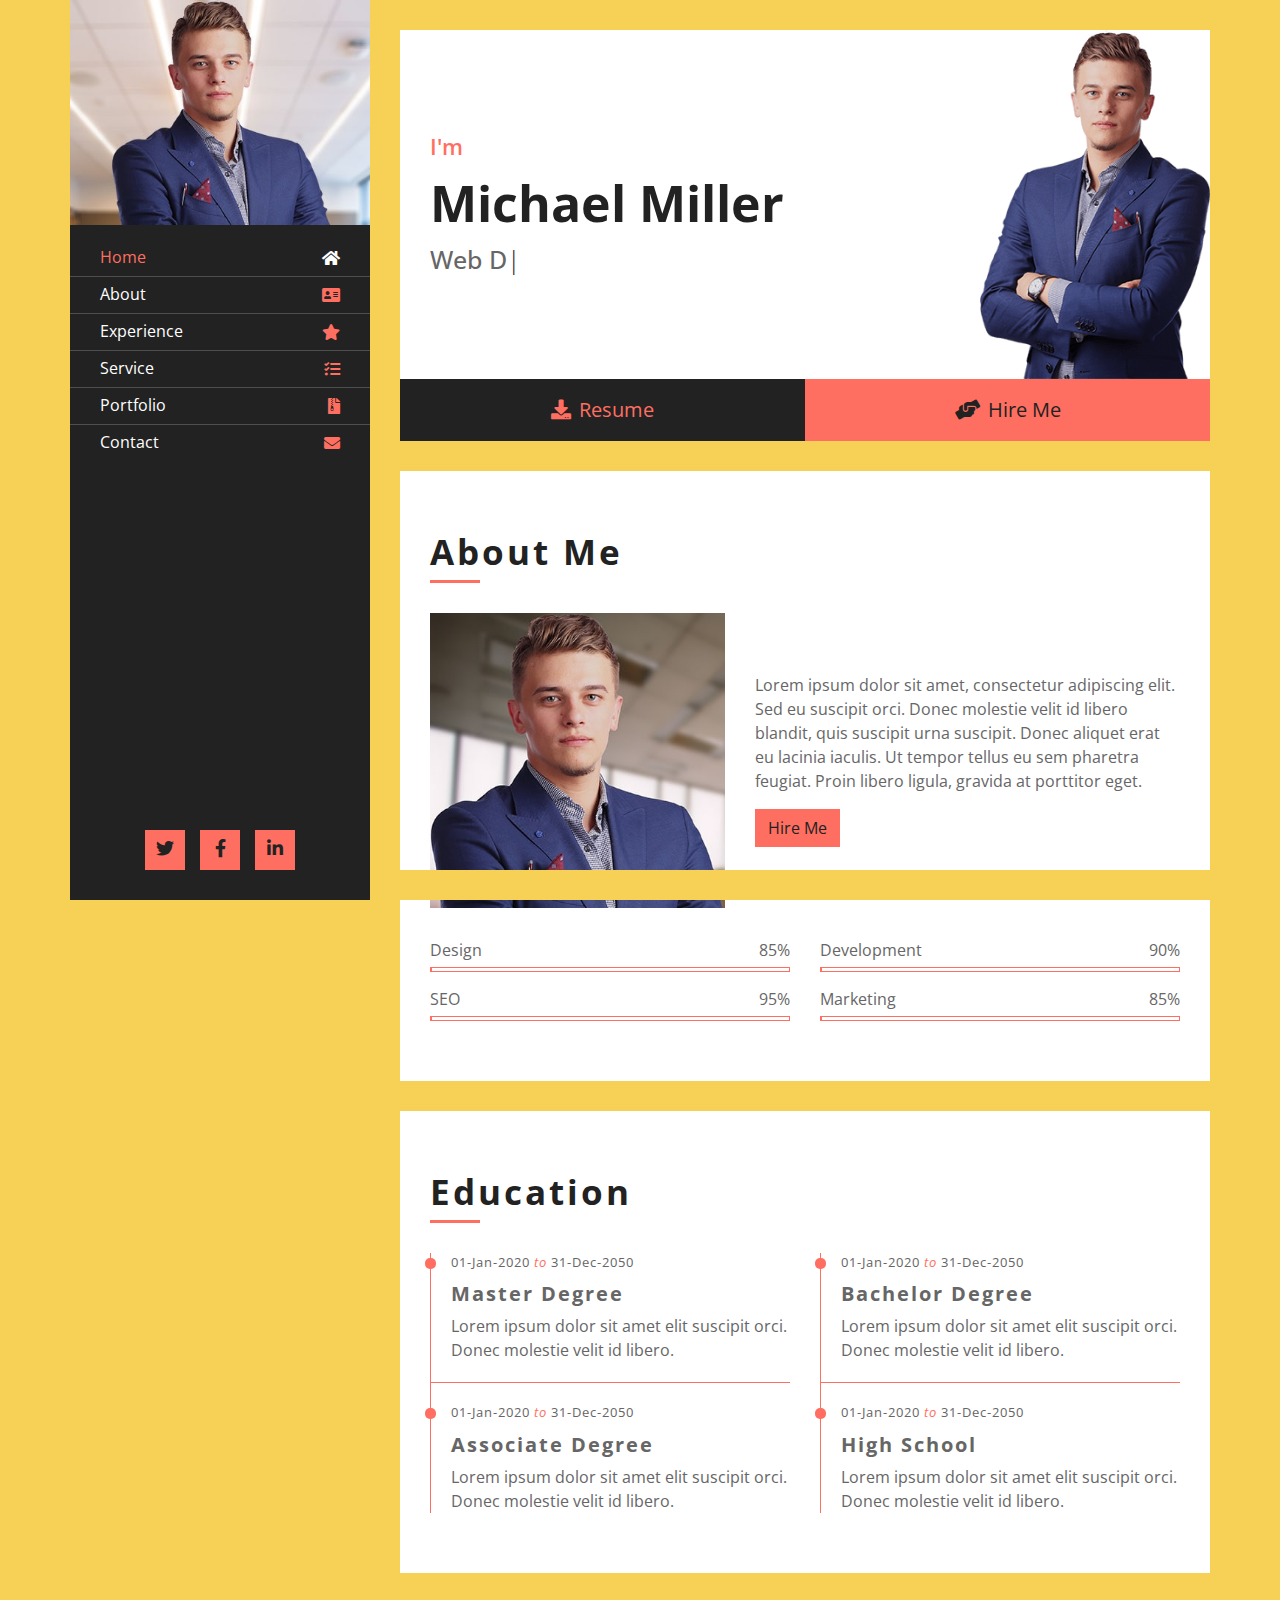
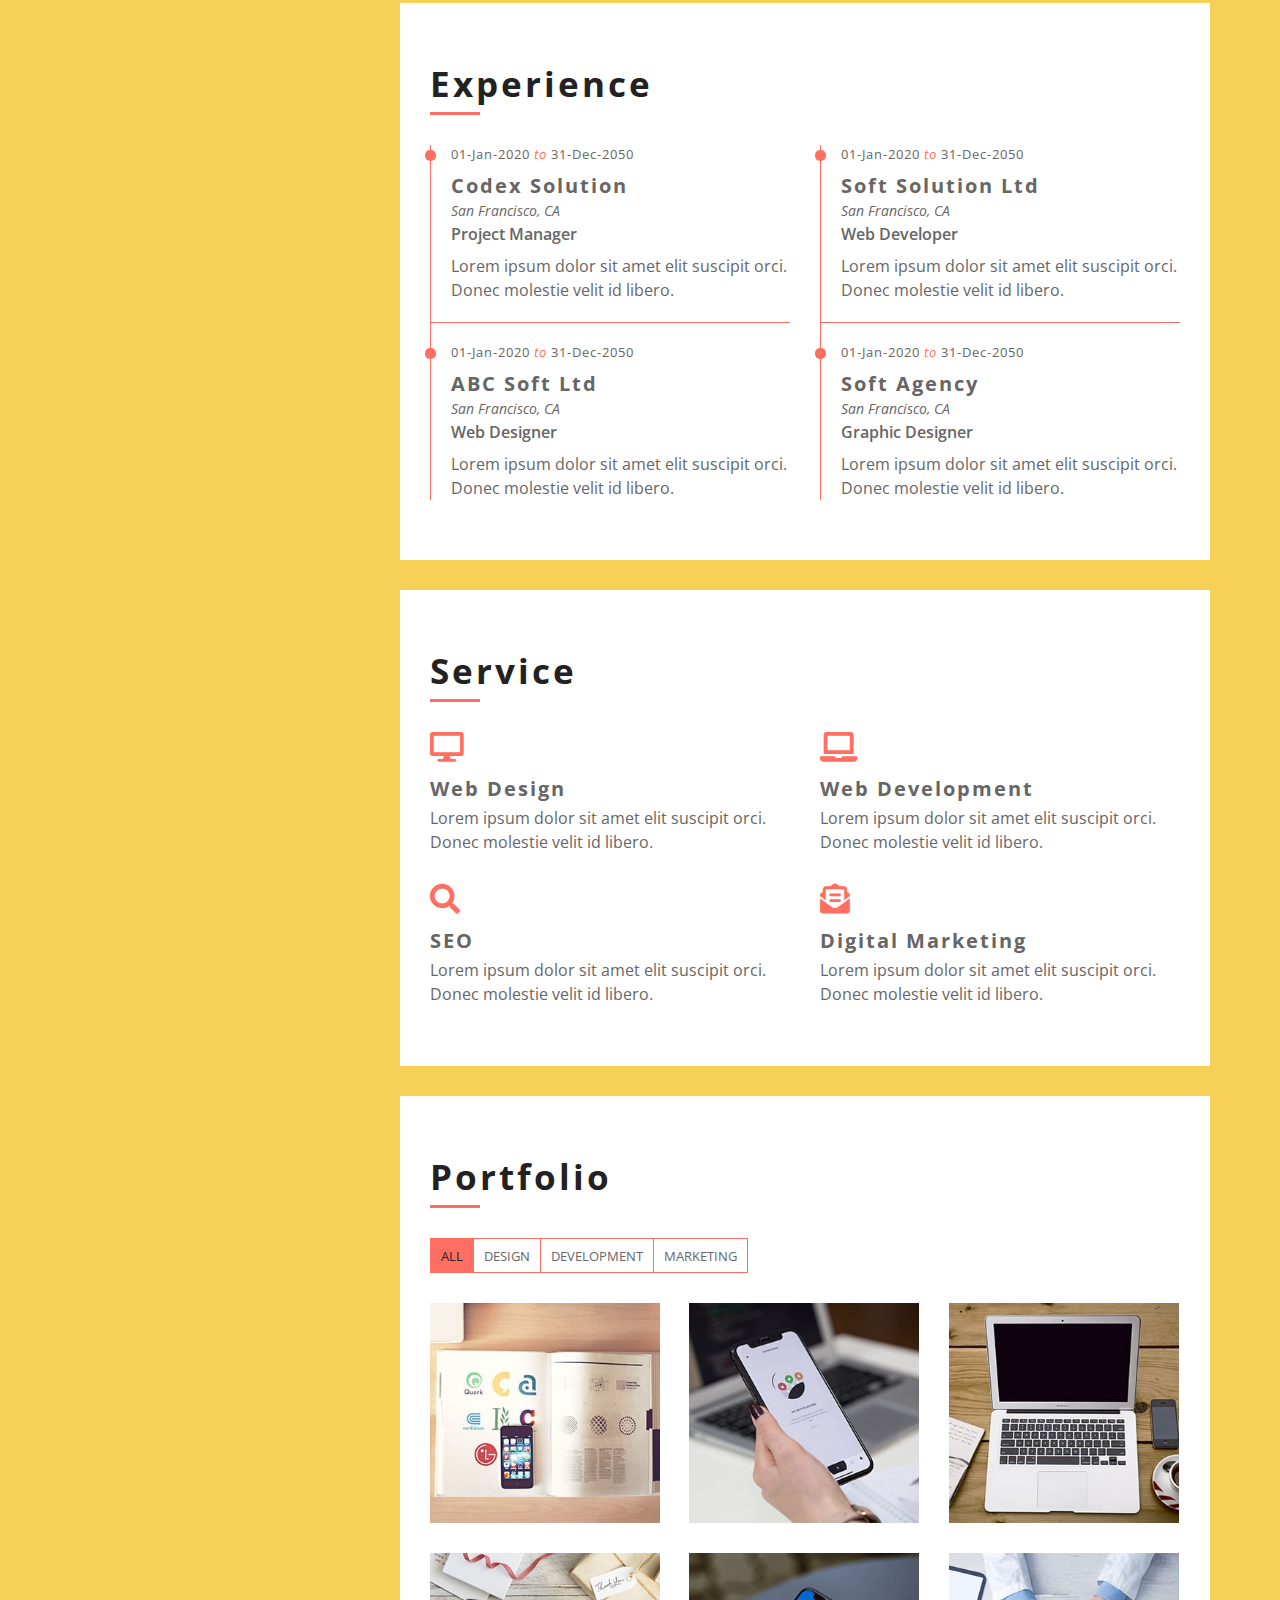
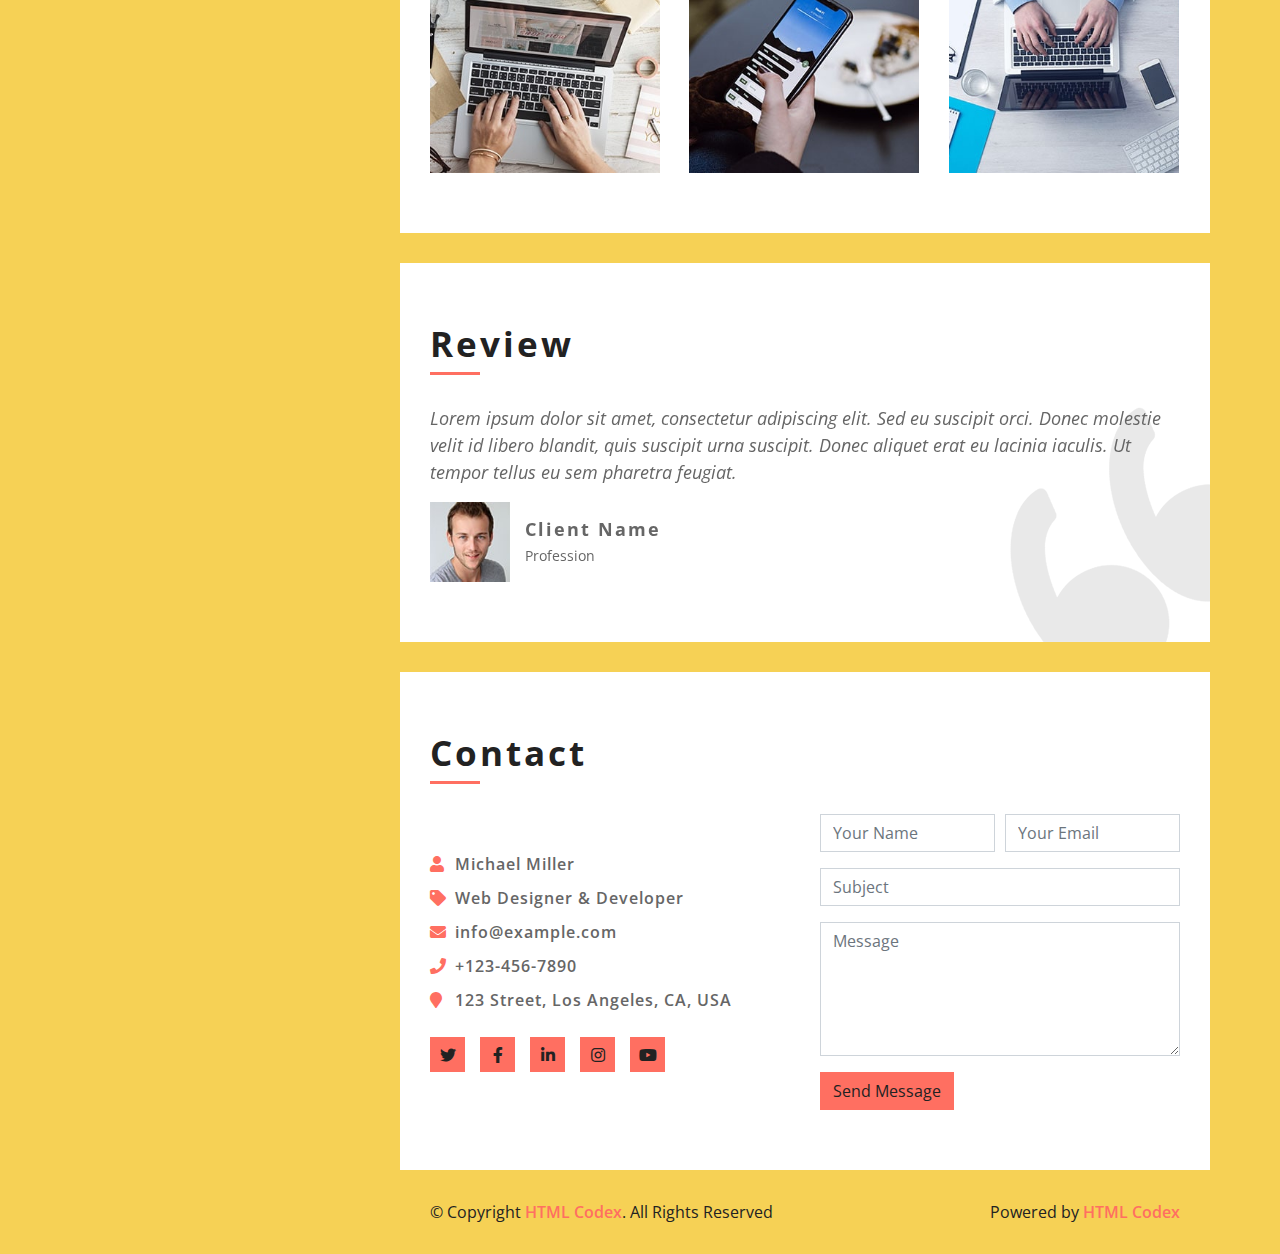
<file: portfolio/one/index.html>
<!DOCTYPE html>
<html lang="en">
    <head>
        <meta charset="utf-8">
        <title>Resume Website Template Free Download</title>
        <meta content="width=device-width, initial-scale=1.0" name="viewport">
        <meta content="Resume Website Template Free Download" name="keywords">
        <meta content="Resume Website Template Free Download" name="description">

        <!-- Favicon -->
        <link href="img/favicon.ico" rel="icon">

        <!-- Google Fonts -->
        <link href="https://fonts.googleapis.com/css2?family=Open+Sans:300;400;600;700;800&display=swap" rel="stylesheet">

        <!-- CSS Libraries -->
        <link href="https://stackpath.bootstrapcdn.com/bootstrap/4.4.1/css/bootstrap.min.css" rel="stylesheet">
        <link href="https://cdnjs.cloudflare.com/ajax/libs/font-awesome/5.10.0/css/all.min.css" rel="stylesheet">
        <link href="lib/slick/slick.css" rel="stylesheet">
        <link href="lib/slick/slick-theme.css" rel="stylesheet">
        <link href="lib/lightbox/css/lightbox.min.css" rel="stylesheet">

        <!-- Template Stylesheet -->
        <link href="css/style.css" rel="stylesheet">
    </head>

    <body data-spy="scroll" data-target=".navbar" data-offset="51">
        <div class="wrapper">
            <div class="sidebar">
                <div class="sidebar-header">
                    <img src="img/profile.jpg" alt="Image">
                </div>
                <div class="sidebar-content">
                    <nav class="navbar navbar-expand-md bg-dark navbar-dark">
                        <a href="#" class="navbar-brand">Navigation</a>
                        <button type="button" class="navbar-toggler" data-toggle="collapse" data-target="#navbarCollapse">
                            <span class="navbar-toggler-icon"></span>
                        </button>
                        <div class="collapse navbar-collapse" id="navbarCollapse">
                            <ul class="nav navbar-nav">
                                <li class="nav-item">
                                    <a class="nav-link" href="#header">Home<i class="fa fa-home"></i></a>
                                </li>
                                <li class="nav-item">
                                    <a class="nav-link" href="#about">About<i class="fa fa-address-card"></i></a>
                                </li>
                                <li class="nav-item">
                                    <a class="nav-link" href="#experience">Experience<i class="fa fa-star"></i></a>
                                </li>
                                <li class="nav-item">
                                    <a class="nav-link" href="#service">Service<i class="fa fa-tasks"></i></a>
                                </li>
                                <li class="nav-item">
                                    <a class="nav-link" href="#portfolio">Portfolio<i class="fa fa-file-archive"></i></a>
                                </li>
                                <li class="nav-item">
                                    <a class="nav-link" href="#contact">Contact<i class="fa fa-envelope"></i></a>
                                </li>
                            </ul>
                        </div>
                    </nav>
                </div>
                <div class="sidebar-footer">
                    <a href="#"><i class="fab fa-twitter"></i></a>
                    <a href="#"><i class="fab fa-facebook-f"></i></a>
                    <a href="#"><i class="fab fa-linkedin-in"></i></a>
                </div>
            </div>
            <div class="content">
                <!-- Header Start -->
                <div class="header" id="header">
                    <div class="content-inner">
                        <p>I'm</p>
                        <h1>Michael Miller</h1>
                        <h2></h2>
                        <div class="typed-text">Web Designer, Web Developer, Front End Developer, Apps Developer, Graphic Designer</div>
                    </div>
                </div>
                <!-- Header End -->
                
                <!-- Large Button Start -->
                <div class="large-btn">
                    <div class="content-inner">
                        <a class="btn" href="#"><i class="fa fa-download"></i>Resume</a>
                        <a class="btn" href="#"><i class="fa fa-hands-helping"></i>Hire Me</a>
                    </div>
                </div>
                <!-- Large Button End -->
                
                <!-- About Start -->
                <div class="about" id="about">
                    <div class="content-inner">
                        <div class="content-header">
                            <h2>About Me</h2>
                        </div>
                        <div class="row align-items-center">
                            <div class="col-md-6 col-lg-5">
                                <img src="img/about.jpg" alt="Image">
                            </div>
                            <div class="col-md-6 col-lg-7">
                                <p>
                                    Lorem ipsum dolor sit amet, consectetur adipiscing elit. Sed eu suscipit orci. Donec molestie velit id libero blandit, quis suscipit urna suscipit. Donec aliquet erat eu lacinia iaculis. Ut tempor tellus eu sem pharetra feugiat. Proin libero ligula, gravida at porttitor eget.
                                </p>
                                <a class="btn" href="#">Hire Me</a>
                            </div>
                        </div>
                        <div class="row">
                            <div class="col-md-6">
                                <div class="skills">
                                    <div class="skill-name">
                                        <p>Design</p><p>85%</p>
                                    </div>
                                    <div class="progress">
                                        <div class="progress-bar" role="progressbar" aria-valuenow="85" aria-valuemin="0" aria-valuemax="100"></div>
                                    </div>
                                    <div class="skill-name">
                                        <p>SEO</p><p>95%</p>
                                    </div>
                                    <div class="progress">
                                        <div class="progress-bar" role="progressbar" aria-valuenow="95" aria-valuemin="0" aria-valuemax="100"></div>
                                    </div>
                                </div>
                            </div>
                            <div class="col-md-6">
                                <div class="skills">
                                    <div class="skill-name">
                                        <p>Development</p><p>90%</p>
                                    </div>
                                    <div class="progress">
                                        <div class="progress-bar" role="progressbar" aria-valuenow="90" aria-valuemin="0" aria-valuemax="100"></div>
                                    </div>
                                    <div class="skill-name">
                                        <p>Marketing</p><p>85%</p>
                                    </div>
                                    <div class="progress">
                                        <div class="progress-bar" role="progressbar" aria-valuenow="85" aria-valuemin="0" aria-valuemax="100"></div>
                                    </div>
                                </div>
                            </div>
                        </div>
                    </div>
                </div>
                <!-- About End -->
                
                <!-- Education Start -->
                <div class="education" id="education">
                    <div class="content-inner">
                        <div class="content-header">
                            <h2>Education</h2>
                        </div>
                        <div class="row align-items-center">
                            <div class="col-md-6">
                                <div class="edu-col">
                                    <span>01-Jan-2020 <i>to</i> 31-Dec-2050</span>
                                    <h3>Master Degree</h3>
                                    <p>Lorem ipsum dolor sit amet elit suscipit orci. Donec molestie velit id libero.</p>
                                </div>
                            </div>
                            <div class="col-md-6">
                                <div class="edu-col">
                                    <span>01-Jan-2020 <i>to</i> 31-Dec-2050</span>
                                    <h3>Bachelor Degree</h3>
                                    <p>Lorem ipsum dolor sit amet elit suscipit orci. Donec molestie velit id libero.</p>
                                </div>
                            </div>
                            <div class="col-md-6">
                                <div class="edu-col">
                                    <span>01-Jan-2020 <i>to</i> 31-Dec-2050</span>
                                    <h3>Associate Degree</h3>
                                    <p>Lorem ipsum dolor sit amet elit suscipit orci. Donec molestie velit id libero.</p>
                                </div>
                            </div>
                            <div class="col-md-6">
                                <div class="edu-col">
                                    <span>01-Jan-2020 <i>to</i> 31-Dec-2050</span>
                                    <h3>High School</h3>
                                    <p>Lorem ipsum dolor sit amet elit suscipit orci. Donec molestie velit id libero.</p>
                                </div>
                            </div>
                        </div>
                    </div>
                </div>
                <!-- Education Start -->
                
                <!-- Experience Start -->
                <div class="experience" id="experience">
                    <div class="content-inner">
                        <div class="content-header">
                            <h2>Experience</h2>
                        </div>
                        <div class="row align-items-center">
                            <div class="col-md-6">
                                <div class="exp-col">
                                    <span>01-Jan-2020 <i>to</i> 31-Dec-2050</span>
                                    <h3>Codex Solution</h3>
                                    <h4>San Francisco, CA</h4>
                                    <h5>Project Manager</h5>
                                    <p>Lorem ipsum dolor sit amet elit suscipit orci. Donec molestie velit id libero.</p>
                                </div>
                            </div>
                            <div class="col-md-6">
                                <div class="exp-col">
                                    <span>01-Jan-2020 <i>to</i> 31-Dec-2050</span>
                                    <h3>Soft Solution Ltd</h3>
                                    <h4>San Francisco, CA</h4>
                                    <h5>Web Developer</h5>
                                    <p>Lorem ipsum dolor sit amet elit suscipit orci. Donec molestie velit id libero.</p>
                                </div>
                            </div>
                            <div class="col-md-6">
                                <div class="exp-col">
                                    <span>01-Jan-2020 <i>to</i> 31-Dec-2050</span>
                                    <h3>ABC Soft Ltd</h3>
                                    <h4>San Francisco, CA</h4>
                                    <h5>Web Designer</h5>
                                    <p>Lorem ipsum dolor sit amet elit suscipit orci. Donec molestie velit id libero.</p>
                                </div>
                            </div>
                            <div class="col-md-6">
                                <div class="exp-col">
                                    <span>01-Jan-2020 <i>to</i> 31-Dec-2050</span>
                                    <h3>Soft Agency</h3>
                                    <h4>San Francisco, CA</h4>
                                    <h5>Graphic Designer</h5>
                                    <p>Lorem ipsum dolor sit amet elit suscipit orci. Donec molestie velit id libero.</p>
                                </div>
                            </div>
                        </div>
                    </div>
                </div>
                <!-- Experience Start -->
                
                <!-- Service Start -->
                <div class="service" id="service">
                    <div class="content-inner">
                        <div class="content-header">
                            <h2>Service</h2>
                        </div>
                        <div class="row align-items-center">
                            <div class="col-md-6">
                                <div class="srv-col">
                                    <i class="fa fa-desktop"></i>
                                    <h3>Web Design</h3>
                                    <p>Lorem ipsum dolor sit amet elit suscipit orci. Donec molestie velit id libero.</p>
                                </div>
                            </div>
                            <div class="col-md-6">
                                <div class="srv-col">
                                    <i class="fa fa-laptop"></i>
                                    <h3>Web Development</h3>
                                    <p>Lorem ipsum dolor sit amet elit suscipit orci. Donec molestie velit id libero.</p>
                                </div>
                            </div>
                            <div class="col-md-6">
                                <div class="srv-col">
                                    <i class="fa fa-search"></i>
                                    <h3>SEO</h3>
                                    <p>Lorem ipsum dolor sit amet elit suscipit orci. Donec molestie velit id libero.</p>
                                </div>
                            </div>
                            <div class="col-md-6">
                                <div class="srv-col">
                                    <i class="fa fa-envelope-open-text"></i>
                                    <h3>Digital Marketing</h3>
                                    <p>Lorem ipsum dolor sit amet elit suscipit orci. Donec molestie velit id libero.</p>
                                </div>
                            </div>
                        </div>
                    </div>
                </div>
                <!-- Service Start -->
                
                <!-- Portfolio Start -->
                <div class="portfolio" id="portfolio">
                    <div class="content-inner">
                        <div class="content-header">
                            <h2>Portfolio</h2>
                        </div>
                        <div class="row">
                            <div class="col-lg-12">
                                <ul id="portfolio-flters">
                                    <li data-filter="*" class="filter-active">All</li>
                                    <li data-filter=".web-des">Design</li>
                                    <li data-filter=".web-dev">Development</li>
                                    <li data-filter=".dig-mar">Marketing</li>
                                </ul>
                            </div>
                        </div>
                        <div class="row portfolio-container">
                            <div class="col-lg-4 col-md-6 portfolio-item web-des">
                                <div class="portfolio-wrap">
                                    <figure>
                                        <img src="img/portfolio-1.jpg" class="img-fluid" alt="">
                                        <a href="img/portfolio-1.jpg" data-lightbox="portfolio" data-title="Project Name" class="link-preview" title="Preview"><i class="fa fa-eye"></i></a>
                                        <a href="#" class="link-details" title="More Details"><i class="fa fa-link"></i></a>
                                        <a class="portfolio-title" href="#">Project Name <span>Web Design</span></a>
                                    </figure>
                                </div>
                            </div>

                            <div class="col-lg-4 col-md-6 portfolio-item web-des">
                                <div class="portfolio-wrap">
                                    <figure>
                                        <img src="img/portfolio-2.jpg" class="img-fluid" alt="">
                                        <a href="img/portfolio-2.jpg" class="link-preview" data-lightbox="portfolio" data-title="Project Name" title="Preview"><i class="fa fa-eye"></i></a>
                                        <a href="#" class="link-details" title="More Details"><i class="fa fa-link"></i></a>
                                        <a class="portfolio-title" href="#">Project Name <span>Web Design</span></a>
                                    </figure>
                                </div>
                            </div>

                            <div class="col-lg-4 col-md-6 portfolio-item web-dev">
                                <div class="portfolio-wrap">
                                    <figure>
                                        <img src="img/portfolio-3.jpg" class="img-fluid" alt="">
                                        <a href="img/portfolio-3.jpg" class="link-preview" data-lightbox="portfolio" data-title="Project Name" title="Preview"><i class="fa fa-eye"></i></a>
                                        <a href="#" class="link-details" title="More Details"><i class="fa fa-link"></i></a>
                                        <a class="portfolio-title" href="#">Project Name <span>Web Development</span></a>
                                    </figure>
                                </div>
                            </div>

                            <div class="col-lg-4 col-md-6 portfolio-item web-dev">
                                <div class="portfolio-wrap">
                                    <figure>
                                        <img src="img/portfolio-4.jpg" class="img-fluid" alt="">
                                        <a href="img/portfolio-4.jpg" class="link-preview" data-lightbox="portfolio" data-title="Project Name" title="Preview"><i class="fa fa-eye"></i></a>
                                        <a href="#" class="link-details" title="More Details"><i class="fa fa-link"></i></a>
                                        <a class="portfolio-title" href="#">Project Name <span>Web Development</span></a>
                                    </figure>
                                </div>
                            </div>

                            <div class="col-lg-4 col-md-6 portfolio-item dig-mar">
                                <div class="portfolio-wrap">
                                    <figure>
                                        <img src="img/portfolio-5.jpg" class="img-fluid" alt="">
                                        <a href="img/portfolio-5.jpg" class="link-preview" data-lightbox="portfolio" data-title="Project Name" title="Preview"><i class="fa fa-eye"></i></a>
                                        <a href="#" class="link-details" title="More Details"><i class="fa fa-link"></i></a>
                                        <a class="portfolio-title" href="#">Project Name <span>Digital Marketing</span></a>
                                    </figure>
                                </div>
                            </div>

                            <div class="col-lg-4 col-md-6 portfolio-item dig-mar">
                                <div class="portfolio-wrap">
                                    <figure>
                                        <img src="img/portfolio-6.jpg" class="img-fluid" alt="">
                                        <a href="img/portfolio-6.jpg" class="link-preview" data-lightbox="portfolio" data-title="Project Name" title="Preview"><i class="fa fa-eye"></i></a>
                                        <a href="#" class="link-details" title="More Details"><i class="fa fa-link"></i></a>
                                        <a class="portfolio-title" href="#">Project Name <span>Digital Marketing</span></a>
                                    </figure>
                                </div>
                            </div>
                        </div>
                    </div>
                </div>
                <!-- Portfolio Start -->
                
                <!-- Review Start -->
                <div class="review" id="review">
                    <div class="content-inner">
                        <div class="content-header">
                            <h2>Review</h2>
                        </div>
                        <div class="row align-items-center review-slider">
                            <div class="col-md-12">
                                <div class="review-slider-item">
                                    <div class="review-text">
                                        <p>
                                            Lorem ipsum dolor sit amet, consectetur adipiscing elit. Sed eu suscipit orci. Donec molestie velit id libero blandit, quis suscipit urna suscipit. Donec aliquet erat eu lacinia iaculis. Ut tempor tellus eu sem pharetra feugiat.
                                        </p>
                                    </div>
                                    <div class="review-img">
                                        <img src="img/review-1.jpg" alt="Image">
                                        <div class="review-name">
                                            <h3>Client Name</h3>
                                            <p>Profession</p>
                                        </div>
                                    </div>
                                </div>
                            </div>
                            <div class="col-md-12">
                                <div class="review-slider-item">
                                    <div class="review-text">
                                        <p>
                                            Lorem ipsum dolor sit amet, consectetur adipiscing elit. Sed eu suscipit orci. Donec molestie velit id libero blandit, quis suscipit urna suscipit. Donec aliquet erat eu lacinia iaculis. Ut tempor tellus eu sem pharetra feugiat.
                                        </p>
                                    </div>
                                    <div class="review-img">
                                        <img src="img/review-2.jpg" alt="Image">
                                        <div class="review-name">
                                            <h3>Client Name</h3>
                                            <p>Profession</p>
                                        </div>
                                    </div>
                                </div>
                            </div>
                            <div class="col-md-12">
                                <div class="review-slider-item">
                                    <div class="review-text">
                                        <p>
                                            Lorem ipsum dolor sit amet, consectetur adipiscing elit. Sed eu suscipit orci. Donec molestie velit id libero blandit, quis suscipit urna suscipit. Donec aliquet erat eu lacinia iaculis. Ut tempor tellus eu sem pharetra feugiat.
                                        </p>
                                    </div>
                                    <div class="review-img">
                                        <img src="img/review-3.jpg" alt="Image">
                                        <div class="review-name">
                                            <h3>Client Name</h3>
                                            <p>Profession</p>
                                        </div>
                                    </div>
                                </div>
                            </div>
                        </div>
                    </div>
                </div>
                <!-- Review End -->
                
                <!-- Contact Start -->
                <div class="contact" id="contact">
                    <div class="content-inner">
                        <div class="content-header">
                            <h2>Contact</h2>
                        </div>
                        <div class="row align-items-center">
                            <div class="col-md-6">
                                <div class="contact-info">
                                    <p><i class="fa fa-user"></i>Michael Miller</p>
                                    <p><i class="fa fa-tag"></i>Web Designer & Developer</p>
                                    <p><i class="fa fa-envelope"></i><a href="mailto:info@example.com">info@example.com</a></p>
                                    <p><i class="fa fa-phone"></i><a href="tel:+1234567890">+123-456-7890</a></p>
                                    <p><i class="fa fa-map-marker"></i>123 Street, Los Angeles, CA, USA</p>
                                    <div class="social">
                                        <a class="btn" href=""><i class="fab fa-twitter"></i></a>
                                        <a class="btn" href=""><i class="fab fa-facebook-f"></i></a>
                                        <a class="btn" href=""><i class="fab fa-linkedin-in"></i></a>
                                        <a class="btn" href=""><i class="fab fa-instagram"></i></a>
                                        <a class="btn" href=""><i class="fab fa-youtube"></i></a>
                                    </div>
                                </div>
                            </div>
                            <div class="col-md-6">
                                <div class="form">
                                    <form>
                                        <div class="form-row">
                                            <div class="form-group col-md-6">
                                                <input type="text" class="form-control" placeholder="Your Name" />
                                            </div>
                                            <div class="form-group col-md-6">
                                                <input type="email" class="form-control" placeholder="Your Email" />
                                            </div>
                                        </div>
                                        <div class="form-group">
                                            <input type="text" class="form-control" placeholder="Subject" />
                                        </div>
                                        <div class="form-group">
                                            <textarea class="form-control" rows="5" placeholder="Message"></textarea>
                                        </div>
                                        <div><button class="btn" type="submit">Send Message</button></div>
                                    </form>
                                </div>
                            </div>
                        </div>
                    </div>
                </div>
                <!-- Contact End -->
                
                <!-- Footer Start -->
                <div class="footer">
                    <div class="content-inner">
                        <div class="row align-items-center">
                            <div class="col-md-6">
                                <p>&copy; Copyright <a href="https://htmlcodex.com">HTML Codex</a>. All Rights Reserved</p>
                            </div>
                            <div class="col-md-6">
                                <p>Powered by <a href="https://htmlcodex.com">HTML Codex</a></p>
                            </div>
                        </div>
                    </div>
                </div>
                <!-- Footer Start -->
            </div>
        </div>
        
        <!-- Back to Top -->
        <a href="#" class="back-to-top"><i class="fa fa-angle-double-up"></i></a>
        
        <!-- JavaScript Libraries -->
        <script src="https://code.jquery.com/jquery-3.4.1.min.js"></script>
        <script src="https://stackpath.bootstrapcdn.com/bootstrap/4.4.1/js/bootstrap.bundle.min.js"></script>
        <script src="lib/easing/easing.min.js"></script>
        <script src="lib/slick/slick.min.js"></script>
        <script src="lib/typed/typed.min.js"></script>
        <script src="lib/waypoints/waypoints.min.js"></script>
        <script src="lib/isotope/isotope.pkgd.min.js"></script>
        <script src="lib/lightbox/js/lightbox.min.js"></script>
        
        <!-- Template Javascript -->
        <script src="js/main.js"></script>
    </body>
</html>
</file>
<file: portfolio/one/css/style.css>
/**********************************/
/********** General CSS ***********/
/**********************************/
body {
    color: #666666;
    background: #F6D155;
    font-family: 'Open Sans', sans-serif;
}

a {
    color: #222222;
    transition: all .3s;
}

a:hover,
a:active,
a:focus {
    color: #FF6F61;
    outline: none;
    text-decoration: none;
}

.btn:focus {
    box-shadow: none;
}


/**********************************/
/****** Layout with Sidebar *******/
/**********************************/
.wrapper {
    position: relative;
    margin: 0 auto;
    width: 100%;
    max-width: 1140px;
}

.wrapper .sidebar {
    position: relative;
    width: 100%;
    float: left;
    background: #222222;
}

.wrapper .content {
    position: relative;
    width: 100%;
    padding: 15px;
    float: left;
    background: #F6D155;
}

.wrapper .sidebar-header,
.wrapper .sidebar-footer {
    display: none;
}

.navbar {
    padding: 15px;
    background: #222222 !important;
}

.navbar-expand-md .navbar-nav .nav-item {
    width: 100%;
    border-top: 1px solid rgba(255, 255, 255, .2);
}

.navbar-expand-md .navbar-nav .nav-item:first-child{
    border-top: none;
}

.navbar-expand-md .navbar-nav .nav-link {
    color: #ffffff;
    padding: 5px 15px 7px 15px;
    transition: all .3s;
}

.navbar-expand-md .navbar-nav .nav-link i {
    color: #FF6F61;
    float: right;
    padding-top: 5px;
    transition: all .3s;
}

.navbar-expand-md .navbar-nav .nav-link:hover,
.navbar-expand-md .navbar-nav .nav-link.active {
    color: #FF6F61;
}

.navbar-expand-md .navbar-nav .nav-link:hover i,
.navbar-expand-md .navbar-nav .nav-link.active i{
    color: #ffffff;
}


.wrapper .sidebar,
.wrapper .content {
    -webkit-transition: margin 200ms ease-out;
    -moz-transition: margin 200ms ease-out;
    -o-transition: margin 200ms ease-out;
    transition: margin 200ms ease-out;
}

@media (min-width: 768px) {
    .wrapper .content {
        padding: 30px 0px 30px 30px;
    }
    
    .wrapper .content::before,
    .wrapper .content::after {
        position: fixed;
        content: "";
        width: 100%;
        height: 30px;
        background: #F6D155;
        z-index: 1;
    }
    
    .wrapper .content::before {
        top: 0;
    }
    
    .wrapper .content::after {
        bottom: 0;
    }
    
    .wrapper .sidebar {
        position: fixed;
        width: 300px;
        height: 100%;
        margin-left: -250px;
        float: left;
        overflow: auto;
        scrollbar-width: thin;
        scrollbar-color: gray;
        z-index: 2;
    }

    .wrapper .sidebar:hover {
        margin-left: 0px;
    }
    
    .wrapper .content {
        position: relative;
        width: calc(100% - 50px);
        margin-left: 50px;
        float: right;
    }
    
    .wrapper .sidebar:hover  .sidebar-header {
        position: relative;
        display: block;
        width: 100%;
    }

    .wrapper .sidebar .sidebar-header img {
        width: 100%;
        height: auto;
    }
    
    .navbar-brand {
        display: none;
    }
    
    .navbar {
        padding: 15px 0;
        flex-direction: column;
    }
    
    .wrapper .sidebar:hover .navbar-expand-md .navbar-nav .nav-link {
        padding: 5px 30px 7px 30px;
    }
    
    .wrapper .sidebar::-webkit-scrollbar {
        width: 7px;
    }

    .wrapper .sidebar::-webkit-scrollbar-track {
        -webkit-box-shadow: inset 0 0 6px rgba(0,0,0,0.1);
    }

    .wrapper .sidebar::-webkit-scrollbar-thumb {
        background-color: darkgrey;
        outline: 1px solid slategrey;
        border-radius: 7px
    }
    
    .navbar-brand {
        display: none;
    }
    
    .sidebar .sidebar-footer {
        width: 300px;
        position: fixed;
        bottom: 0;
        padding: 15px;
        font-size: 0;
        text-align: center;
        background: #222222;
    }
    
    .sidebar .sidebar-footer a {
        display: inline-block;
        width: 40px;
        height: 40px;
        padding: 5px 0;
        margin: 0 15px 15px 0;
        text-align: center;
        font-size: 18px;
        color: #222222;
        background: #FF6F61;
    }
    
    .sidebar .sidebar-footer a:last-child {
        margin-right: 0;
    }
    
    .sidebar .sidebar-footer a:hover {
        color: #FF6F61;
        background: #ffffff;
    }
    
    .sidebar:hover .sidebar-footer {
        display: block;
    }
}

@media (min-width: 992px) {
    .wrapper .sidebar {
        margin: 0;
    }

    .wrapper .content {
        width: calc(100% - 300px);
        margin-left: 300px;
    }

    .sidebar .sidebar-header {
        position: relative;
        display: block;
        width: 100%;
    }
    
    .navbar-expand-md .navbar-nav .nav-link {
        padding: 5px 30px 7px 30px;
    }
    
    .sidebar .sidebar-footer {
        display: block;
    }
}

@media (max-width: 1140px) {
    .wrapper .content {
        padding: 30px;
    }
}

@media (max-width: 576px) {
    .wrapper .content {
        padding: 15px;
    }
}


/**********************************/
/******** Back to Top CSS *********/
/**********************************/
.back-to-top {
    position: fixed;
    display: none;
    width: 30px;
    height: 30px;
    text-align: center;
    line-height: 1;
    font-size: 30px;
    right: 30px;
    bottom: 30px;
    transition: background 0.5s;
    z-index: 11;
}

.back-to-top i {
    color: #222222;
}

.back-to-top i:hover {
    color: #FF6F61;
}

.back-to-top {
    -webkit-animation: action 1s infinite  alternate;
    animation: action 1s infinite  alternate;
}

@-webkit-keyframes action {
    0% { transform: translateY(0); }
    100% { transform: translateY(-15px); }
}

@keyframes action {
    0% { transform: translateY(0); }
    100% { transform: translateY(-15px); }
}


/**********************************/
/*********** Header CSS ***********/
/**********************************/
.header {
    position: relative;
    background: #ffffff;
}

.header .content-inner {
    padding: 100px 30px;
    background: url(../img/profile.png) right bottom no-repeat;
    background-size: contain;
}

.header p {
    color: #FF6F61;
    font-size: 22px;
    font-weight: 600;
    margin-bottom: 10px;
}

.header h1 {
    color: #222222;
    font-size: 50px;
    font-weight: 700;
}

.header h2 {
    display: inline-block;
    margin: 0;
    height: 25px;
    font-size: 25px;
}

.header .typed-text {
    display: none;
}

.header .typed-cursor {
    font-size: 25px;
    font-weight: 300;
    color: #222222;
}

.large-btn .content-inner {
    font-size: 0;
    border-bottom: 30px solid #F6D155;
}

.large-btn .btn {
    position: relative;
    width: 50%;
    padding: 15px 0;
    color: #FF6F61;
    font-size: 20px;
    background: #222222;
    border-radius: 0;
}

.large-btn .btn:last-child {
    color: #222222;
    background: #FF6F61;
}

.large-btn .btn i {
    margin-right: 8px;
}

.large-btn .btn::after {
    position: absolute;
    content: "";
    width: 0;
    height: 100%;
    top: 0;
    left: 0;
    transition: all .3s;
}

.large-btn .btn:hover::after {
    width: 100%;
    background: rgba(255, 255, 255, .1);
}


/**********************************/
/******* Content Header CSS *******/
/**********************************/
.content-header {
    position: relative;
    width: 100%;
    margin-bottom: 30px;
    padding-bottom: 10px;
}

.content-header h2 {
    color: #222222;
    font-size: 35px;
    font-weight: 700;
    letter-spacing: 3px;
    margin: 0;
}

.content-header::after {
    content: '';
    position: absolute;
    display: block;
    width: 50px;
    height: 3px;
    bottom: 0;
    left: 0;
    background: #FF6F61;
}


/**********************************/
/*********** About CSS ************/
/**********************************/
.about {
    position: relative;
    padding: 60px 30px;
    background: #ffffff;
    border-bottom: 30px solid #F6D155;
}


.about img {
    width: 100%;
    height: auto;
}

@media(max-width: 767.98px) {
    .about img {
        margin-bottom: 15px;
    }
}

.about .btn {
    border-radius: 0;
    color: #222222;
    background: #FF6F61;
    transition: all .3s;
}

.about .btn:hover {
    color: #FF6F61;
    background: #222222;
}

.about .skills {
    padding-top: 15px;
}

.about .skill-name {
    margin-top: 15px;
}

.about .skill-name p {
    display: inline-block;
    margin-bottom: 5px;
    font-size: 16px;
    font-weight: 400;
}

.about .skill-name p:last-child {
    float: right;
}

.about .progress {
    height: 5px;
    border: 1px solid #FF6F61;
    border-radius: 0;
    background: #ffffff;
}

.about .progress .progress-bar {
    width: 1px;
    background: #FF6F61;
    border-radius: 0;
    transition: 1s;
}


/**********************************/
/********* Education CSS **********/
/**********************************/
.education {
    position: relative;
    padding: 60px 30px;
    background: #ffffff;
    border-bottom: 30px solid #F6D155;
}

.education .edu-col {
    position: relative;
    width: 100%;
    padding: 20px 0 20px 20px;
    border-left: 1px solid #FF6F61;
    border-bottom: 1px solid #FF6F61;
}

.education .col-md-6:first-child .edu-col {
    padding-top: 0;
}

.education .col-md-6:last-child .edu-col {
    border-bottom: none;
    padding-bottom: 0;
}

@media (min-width: 768px) {
    .education .col-md-6:nth-child(-n+2) .edu-col {
        padding-top: 0;
    }

    .education .col-md-6:last-child .edu-col,
    .education .col-md-6:nth-last-child(2) .edu-col {
        border-bottom: none;
        padding-bottom: 0;
    }
}

.education .edu-col span {
    position: relative;
    display: block;
    font-size: 13px;
    letter-spacing: 1px;
    margin-bottom: 10px;
}

.education .edu-col span::before {
    position: absolute;
    content: "";
    width: 11px;
    height: 11px;
    background: #FF6F61;
    top: 5px;
    left: -26px;
    border-radius: 5px;
}

.education .edu-col span i {
    color: #FF6F61;
}

.education .edu-col h3 {
    font-size: 20px;
    font-weight: 700;
    letter-spacing: 2px;
}

.education .edu-col p {
    margin: 0;
}


/**********************************/
/********* Experience CSS *********/
/**********************************/
.experience {
    position: relative;
    padding: 60px 30px;
    background: #ffffff;
    border-bottom: 30px solid #F6D155;
}

.experience .exp-col {
    position: relative;
    width: 100%;
    padding: 20px 0 20px 20px;
    border-left: 1px solid #FF6F61;
    border-bottom: 1px solid #FF6F61;
}

.experience .col-md-6:first-child .exp-col {
    padding-top: 0;
}

.experience .col-md-6:last-child .exp-col {
    border-bottom: none;
    padding-bottom: 0;
}

@media (min-width: 768px) {
    .experience .col-md-6:nth-child(-n+2) .exp-col {
        padding-top: 0;
    }

    .experience .col-md-6:last-child .exp-col,
    .experience .col-md-6:nth-last-child(2) .exp-col {
        border-bottom: none;
        padding-bottom: 0;
    }
}

.experience .exp-col span {
    position: relative;
    display: block;
    font-size: 13px;
    letter-spacing: 1px;
    margin-bottom: 10px;
}

.experience .exp-col span::before {
    position: absolute;
    content: "";
    width: 11px;
    height: 11px;
    background: #FF6F61;
    top: 5px;
    left: -26px;
    border-radius: 5px;
}

.experience .exp-col span i {
    color: #FF6F61;
}

.experience .exp-col h3 {
    font-size: 20px;
    font-weight: 700;
    letter-spacing: 2px;
    margin-bottom: 5px;
}

.experience .exp-col h4 {
    font-size: 14px;
    font-weight: 400;
    font-style: italic;
    margin-bottom: 5px;
}

.experience .exp-col h5 {
    font-size: 16px;
    font-weight: 600;
    margin-bottom: 10px;
}

.experience .exp-col p {
    margin: 0;
}


/**********************************/
/*********** Service CSS **********/
/**********************************/
.service {
    position: relative;
    padding: 60px 30px 30px 30px;
    background: #ffffff;
    border-bottom: 30px solid #F6D155;
}

.service .srv-col {
    position: relative;
    width: 100%;
    margin-bottom: 30px;
}

.service .srv-col i {
    font-size: 30px;
    color: #FF6F61;
    margin-bottom: 15px;
}

.service .srv-col h3 {
    font-size: 20px;
    font-weight: 700;
    letter-spacing: 2px;
    margin-bottom: 5px;
}

.experience .exp-col h4 {
    font-size: 14px;
    font-weight: 400;
    font-style: italic;
    margin-bottom: 5px;
}

.experience .exp-col h5 {
    font-size: 16px;
    font-weight: 600;
    margin-bottom: 10px;
}

.experience .exp-col p {
    margin: 0;
}


/**********************************/
/********** Portfolio CSS *********/
/**********************************/
.portfolio {
    position: relative;
    padding: 60px 30px 30px 30px;
    background: #ffffff;
    border-bottom: 30px solid #F6D155;
}

.portfolio #portfolio-flters {
    padding: 0;
    margin: -15px 0 30px 0;
    list-style: none;
    font-size: 0;
}

.portfolio #portfolio-flters li {
    cursor: pointer;
    margin: 15px -1px 0 0;
    display: inline-block;
    height: 35px;
    padding: 10px;
    color: #666666;
    font-size: 13px;
    line-height: 15px;
    text-transform: uppercase;
    border: 1px solid #FF6F61;
    background: #ffffff;
    transition: all 0.3s ease-in-out;
}

.portfolio #portfolio-flters li:hover,
.portfolio #portfolio-flters li.filter-active {
    background: #FF6F61;
    color: #222222;
}

.portfolio .portfolio-item {
    position: relative;
    height: 250px;
    overflow: hidden;
}

.portfolio .portfolio-item figure {
    background: #ffffff;
    overflow: hidden;
    height: 220px;
    position: relative;
    border-radius: 0;
    margin: 0; 
}

.portfolio .portfolio-item figure img {
    width: 100%; 
    height: 100%; 
    object-fit: cover; 
}

.portfolio .portfolio-item figure:hover img {
    opacity: 0.3;
    transition: 0.3s;
}

.portfolio .portfolio-item figure .link-preview,
.portfolio .portfolio-item figure .link-details,
.portfolio .portfolio-item figure .portfolio-title {
    position: absolute;
    display: inline-block;
    opacity: 0;
    line-height: 1;
    text-align: center;
    width: 45px;
    height: 35px;
    background: #FF6F61;
    transition: 0.2s linear;
}

.portfolio .portfolio-item figure .link-preview i,
.portfolio .portfolio-item figure .link-details i {
    color: #222222;
    padding-top: 10px;
    font-size: 16px;
}

.portfolio .portfolio-item figure .link-preview:hover,
.portfolio .portfolio-item figure .link-details:hover {
    background: #222222;
}

.portfolio .portfolio-item figure .link-preview:hover i,
.portfolio .portfolio-item figure .link-details:hover i {
    color: #FF6F61;
}

.portfolio .portfolio-item figure .link-preview {
    left: 50%;
    top: calc(25% - 18px);
}

.portfolio .portfolio-item figure .link-details {
    right: 50%;
    top: calc(25% - 18px);
}

.portfolio .portfolio-item figure .portfolio-title {
    margin: 0;
    width: 100%;
    height: 50%;
    left: 0;
    right: 0;
    top: 100%;
    padding: 30px 10px;
    color: #222222;
    font-size: 16px;
    font-weight: 600;
    background: rgba(255, 111, 97, .5);
    border-radius: 0;
}

.portfolio .portfolio-item figure .portfolio-title:hover {
    text-decoration: none;
}

.portfolio .portfolio-item figure .portfolio-title span {
    display: block;
    margin-top: 10px;
    font-family: 'Open Sans', sans-serif;
    font-size: 13px;
    font-weight: 300;
}

.portfolio .portfolio-item figure:hover .link-preview {
    opacity: 1;
    left: calc(50% - 61px);
}

.portfolio .portfolio-item figure:hover .link-details {
    opacity: 1;
    right: calc(50% - 61px);
}

.portfolio .portfolio-item figure:hover .portfolio-title {
    opacity: 1;
    top: 50%;
}


/**********************************/
/*********** Review CSS ***********/
/**********************************/
.review {
    position: relative;
    background: #ffffff;
    border-bottom: 30px solid #F6D155;
}

.review .content-inner {
    position: relative;
    padding: 60px 30px;
    background: url(../img/quote.png) right bottom no-repeat;
}

.review .review-text p {
    font-size: 18px;
    font-style: italic;
}

.review .review-img {
    display: flex;
    align-items: center;
}

.review .review-img img {
    width: 80px; 
    height: 80px; 
    object-fit: cover;
    margin-right: 15px;
}

.review .review-name h3 {
    font-size: 18px;
    font-weight: 700;
    letter-spacing: 2px;
    margin-bottom: 5px;
}

.review .review-name p {
    font-size: 14px;
    margin-bottom: 0;
}

.review .review-text .ratting {
    margin-bottom: 5px;
}

.review .review-text .ratting i {
    color: #FF6F61;
    font-size: 14px;
}

.review .slick-slider:hover .slick-prev {
    left: 30px;
}

.review .slick-slider:hover .slick-next {
    right: 30px;
}

.review-slider .slick-prev,
.review-slider .slick-next {
    width: 35px;
    height: 35px;
    z-index: 1;
    opacity: 0;
    transition: .5s;
    background: rgba(255, 111, 97, .7);
}

.review-slider .slick-prev {
    left: 55px;
}

.review-slider .slick-next {
    right: 55px;
}

.review-slider.slick-slider:hover .slick-prev {
    left: 15px;
    opacity: 1;
}

.review-slider.slick-slider:hover .slick-next {
    right: 15px;
    opacity: 1;
}

.review-slider .slick-prev:hover,
.review-slider .slick-prev:focus,
.review-slider .slick-next:hover,
.review-slider .slick-next:focus {
    background: rgba(0, 0, 0, .7);
}

.review-slider .slick-prev:hover::before,
.review-slider .slick-prev:focus::before,
.review-slider .slick-next:hover::before,
.review-slider .slick-next:focus::before {
    color: #FF6F61;
}

.review-slider .slick-prev::before,
.review-slider .slick-next::before {
    font-family: "Font Awesome 5 Free";
    font-weight: 900;
    font-size: 18px;
    color: #ffffff;
}

.review-slider .slick-prev::before {
    content: "\f104";
}

.review-slider .slick-next::before {
    content: "\f105";
}

.review-slider .slick-dots {
    bottom: 15px;
}

.review-slider .slick-dots li button:before {
    color: #ffffff;
    font-size: 15px;
}

.review-slider .slick-dots li.slick-active button:before {
    color: #FF6F61;
}

.review-slider.slick-slider {
    margin-bottom: 0;
}


/**********************************/
/*********** Contact CSS ***********/
/**********************************/
.contact {
    position: relative;
    padding: 60px 30px 30px 30px;
    background: #ffffff;
}

.contact .contact-info {
    position: relative;
    width: 100%;
    margin-bottom: 30px;
}

.contact .contact-info p {
    font-size: 16px;
    font-weight: 600;
    letter-spacing: 1px;
    margin-bottom: 10px;
}

.contact .contact-info p i {
    width: 25px;
    color: #FF6F61;
}

.contact .contact-info p a {
    color: #666666;
}

.contact .contact-info p a:hover {
    color: #FF6F61;
    text-decoration: none;
}

.contact .social {
    font-size: 0;
}

.contact .social a {
    width: 35px;
    height: 35px;
    padding: 5px 0;
    color: #222222;
    background: #FF6F61;
    border-radius: 0;
    margin-top: 15px;
    margin-right: 15px;
    transition: all .3s;
}

.contact .social a:last-child {
    margin-right: 0;
}

.contact .social a:hover {
    color: #FF6F61;
    background: #222222;
}

.contact .form {
    position: relative;
    width: 100%;
    margin-bottom: 30px;
}

.contact .form .form-control {
    border-radius: 0;
}

.contact .form .form-control:focus {
    box-shadow: none;
    border-color: #FF6F61;
}

.contact .form .btn {
    color: #222222;
    background: #FF6F61;
    border-radius: 0;
    transition: all .3s;
}

.contact .form .btn:hover {
    color: #FF6F61;
    background: #222222;
}


/**********************************/
/*********** Footer CSS ***********/
/**********************************/
.footer {
    position: relative;
    width: 100%;
    padding: 30px 30px 0 30px;
    background: #F6D155;
}

.footer .col-md-6:last-child {
    text-align: right;
}

@media(max-width: 767.98px) {
    .footer .col-md-6,
    .footer .col-md-6:last-child{
        text-align: center;
    }
}

.footer p {
    color: #222222;
    margin: 0;
}

.footer a {
    color: #FF6F61;
    font-weight: 600;
}

.footer a:hover {
    color: #222222;
}
</file>
